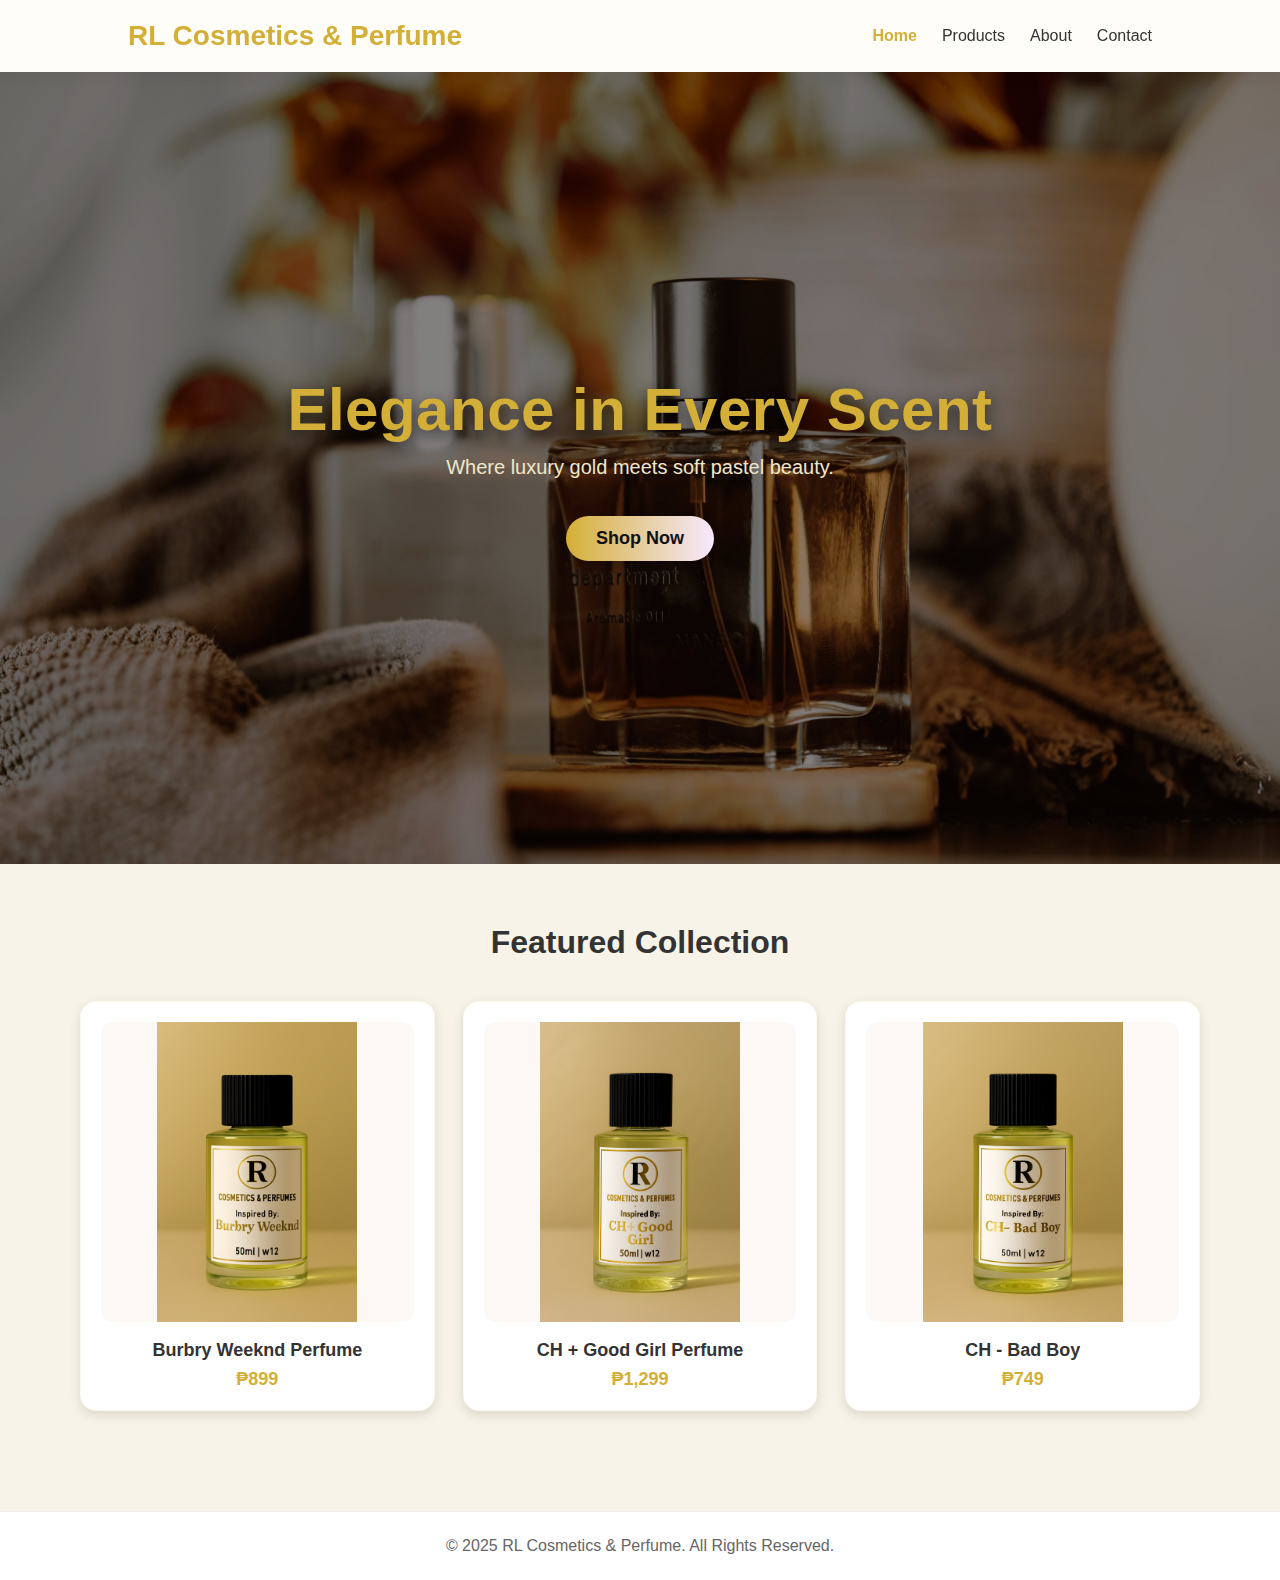
<file: index.html>
<!DOCTYPE html>
<html lang="en">
<head>
    <meta charset="UTF-8" />
    <meta name="viewport" content="width=device-width, initial-scale=1.0" />
    <title>RL Cosmetics & Perfume</title>
    <link rel="stylesheet" href="static/index.css" />
</head>
<body>

    <header>
        <div class="logo">RL Cosmetics & Perfume</div>

        <!-- Hamburger menu icon -->
        <div class="menu-toggle" id="menu-toggle">
            <span></span>
            <span></span>
            <span></span>
        </div>

        <nav id="nav">
            <a href="index.html" class="active">Home</a>
            <a href="templates/products.html">Products</a>
            <a href="templates/about.html">About</a>
            <a href="templates/contact.html">Contact</a>
        </nav>
    </header>

    <div class="hero">
        <div class="hero-text">
            <h1>Elegance in Every Scent</h1>
            <p>Where luxury gold meets soft pastel beauty.</p>
            <button class="cta-btn" onclick="window.location.href='templates/products.html'">
                Shop Now
            </button>
        </div>
    </div>

    <h2 class="section-title">Featured Collection</h2>

    <div class="product-grid" id="products">
        <div class="product">
            <img src="sources/images/Burbry Weeknd.png" />
            <h3>Burbry Weeknd Perfume</h3>
            <p>₱899</p>
        </div>

        <div class="product">
            <img src="sources/images/CH + Good Girl.png" />
            <h3>CH + Good Girl Perfume</h3>
            <p>₱1,299</p>
        </div>

        <div class="product">
            <img src="sources/images/CH- Bad Boy.png" />
            <h3>CH - Bad Boy</h3>
            <p>₱749</p>
        </div>
    </div>

    <footer>
        © 2025 RL Cosmetics & Perfume. All Rights Reserved.
    </footer>

  <script>
        // Toggle mobile menu
        const toggle = document.getElementById("menu-toggle");
        const nav = document.getElementById("nav");

        toggle.addEventListener("click", () => {
            nav.classList.toggle("active");
            toggle.classList.toggle("open");
    });
  </script>

</body>
</html>
</file>
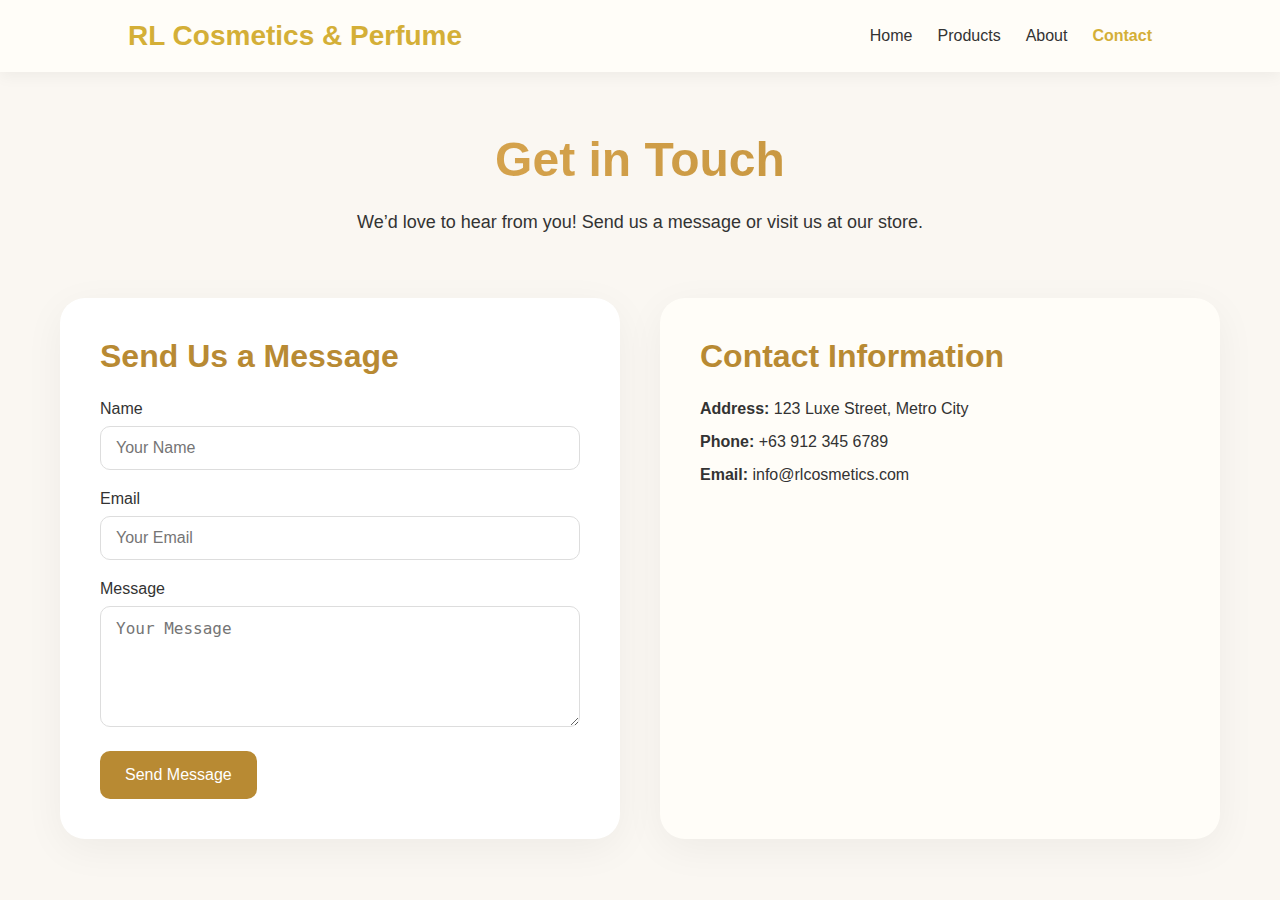
<file: templates/contact.html>
<!DOCTYPE html>
<html lang="en">
<head>
    <meta charset="UTF-8" />
    <meta name="viewport" content="width=device-width, initial-scale=1.0" />
    <title>Contact Us</title>
    <link rel="stylesheet" href="../static/contact.css" />
</head>
<body>

    <!-- Header / Navigation -->
    <header>
        <div class="logo">RL Cosmetics & Perfume</div>

        <!-- Hamburger menu -->
        <div class="menu-toggle" id="menu-toggle">
            <span></span>
            <span></span>
            <span></span>
        </div>

        <nav id="nav">
            <a href="../index.html">Home</a>
            <a href="products.html">Products</a>
            <a href="about.html">About</a>
            <a href="contact.html" class="active">Contact</a>
        </nav>
    </header>

    <div class="contact-container">

        <!-- Hero Section -->
        <section class="contact-hero">
            <h1>Get in Touch</h1>
            <p>We’d love to hear from you! Send us a message or visit us at our store.</p>
        </section>

        <!-- Contact Form & Info -->
        <section class="contact-content">
            <div class="contact-form">
                <h2>Send Us a Message</h2>
                <form>
                    <label for="name">Name</label>
                    <input type="text" id="name" name="name" placeholder="Your Name" required>

                    <label for="email">Email</label>
                    <input type="email" id="email" name="email" placeholder="Your Email" required>

                    <label for="message">Message</label>
                    <textarea id="message" name="message" placeholder="Your Message" rows="5" required></textarea>

                    <button type="submit">Send Message</button>
                </form>
            </div>

            <div class="contact-info">
                <h2>Contact Information</h2>
                <p><strong>Address:</strong> 123 Luxe Street, Metro City</p>
                <p><strong>Phone:</strong> +63 912 345 6789</p>
                <p><strong>Email:</strong> info@rlcosmetics.com</p>
            </div>
        </section>

    </div>

    <script>
        const toggle = document.getElementById("menu-toggle");
        const nav = document.getElementById("nav");

        toggle.addEventListener("click", () => {
            nav.classList.toggle("active");
            toggle.classList.toggle("open");
        });
    </script>
</body>
</html>
</file>
<file: static/index.css>
/* ===============================
   Global Styles
================================ */
* {
    margin: 0;
    padding: 0;
    box-sizing: border-box;
    font-family: "Poppins", sans-serif;
}

html, body {
    height: 100%;
}

body {
    background: #f7f3e8;
    color: #333;
    overflow-x: hidden; /* prevents horizontal scroll */
}

/* ==============================
   Header / Navbar (System-wide)
============================== */
header {
    width: 100%;
    padding: 20px 10%;
    background: #fffdf8;
    display: flex;
    align-items: center;
    justify-content: space-between;
    box-shadow: 0 4px 15px rgba(0,0,0,0.05);
    position: sticky;
    top: 0;
    z-index: 1000;
    box-sizing: border-box;
}

header .logo {
    font-size: 28px;
    font-weight: 700;
    color: #d4af37;
}

header nav {
    display: flex;
    gap: 25px;
}

header nav a {
    text-decoration: none;
    color: #333;
    font-weight: 500;
    position: relative;
    transition: color 0.3s, transform 0.2s;
}

header nav a.active {
    color: #d4af37;
    font-weight: 700;
}

header nav a::after {
    content: "";
    position: absolute;
    left: 0;
    bottom: -4px;
    width: 0%;
    height: 2px;
    background: #d4af37;
    transition: 0.3s;
}

header nav a:hover::after {
    width: 100%;
}

header nav a:hover {
    color: #d4af37;
    transform: scale(1.05);
}

/* ==============================
   Hamburger Menu (Mobile)
=============================== */
.menu-toggle {
    display: none; /* hidden on desktop */
    flex-direction: column;
    cursor: pointer;
    gap: 5px;
    z-index: 11;
}

.menu-toggle span {
    width: 25px;
    height: 3px;
    background: #333;
    border-radius: 2px;
    transition: all 0.3s ease;
}

.menu-toggle.open span:nth-child(1) {
    transform: rotate(45deg) translate(5px, 5px);
}
.menu-toggle.open span:nth-child(2) {
    opacity: 0;
}
.menu-toggle.open span:nth-child(3) {
    transform: rotate(-45deg) translate(5px, -5px);
}

/* ==============================
   Responsive Navbar
=============================== */
@media (max-width: 768px) {
    header {
        padding: 15px 20px;
    }

    header nav {
        display: none; /* hide links initially on mobile */
        flex-direction: column;
        gap: 15px;
        background: #fffdf8;
        position: absolute;
        top: 70px;
        right: 20px;
        padding: 15px;
        border-radius: 10px;
        box-shadow: 0 5px 20px rgba(0,0,0,0.1);
    }

    header nav.active {
        display: flex;
    }

    .menu-toggle {
        display: flex; /* show hamburger on mobile */
    }

    nav a {
        margin-left: 0; /* reset margin for mobile vertical layout */
    }
}


/* ===============================
   Hero Section
================================ */
.hero {
    height: 88vh;
    min-height: 540px;
    display: flex;
    flex-direction: column;
    justify-content: center;
    align-items: center;
    text-align: center;
    padding: 0 20px;
    background: url('../sources/images/background.jpg') center/cover no-repeat;
    position: relative;
}

.hero::after {
    content: "";
    position: absolute;
    inset: 0;
    background: linear-gradient(rgba(0,0,0,0.45), rgba(0,0,0,0.45));
    pointer-events: none;
}

.hero-text {
    position: relative;
    z-index: 2;
    max-width: 1100px;
    padding: 0 24px;
}

.hero-text h1 {
    font-size: clamp(32px, 5.5vw, 60px);
    color: #d4af37;
    font-weight: 800;
    letter-spacing: 0.5px;
    margin-bottom: 8px;
    text-shadow: 0 5px 15px rgba(0, 0, 0, 0.6);
}

.hero-text p {
    font-size: clamp(14px, 1.6vw, 20px);
    color: #f1e7c8;
    margin-top: 4px;
    margin-bottom: 18px;
    line-height: 1.5;
}

/* CTA button */
.cta-btn {
    margin-top: 16px;
    padding: 12px 30px;
    background: linear-gradient(90deg, #d4af37, #f7e9ff);
    color: #111;
    font-size: 18px;
    font-weight: 600;
    border: none;
    border-radius: 30px;
    cursor: pointer;
    box-shadow: 0 6px 18px rgba(0,0,0,0.25);
    transition: transform 0.18s ease, box-shadow 0.18s ease;
}

.cta-btn:hover {
    transform: translateY(-4px);
    box-shadow: 0 12px 30px rgba(0,0,0,0.32);
}

/* ===============================
   Product Section
================================ */
.section-title {
    text-align: center;
    margin-top: 60px;
    font-size: 32px;
    color: #333;
}

.product-grid {
    display: grid;
    grid-template-columns: repeat(auto-fit, minmax(260px, 1fr));
    gap: 28px;
    padding: 40px 80px;
}

.product {
    background: #fff;
    padding: 20px;
    border-radius: 16px;
    box-shadow: 0 4px 12px rgba(0,0,0,0.12);
    text-align: center;
    transition: transform 0.25s ease, box-shadow 0.25s ease;
    border: 1px solid rgba(212,175,55,0.08);
}

.product:hover {
    transform: translateY(-6px);
    box-shadow: 0 12px 28px rgba(0,0,0,0.14);
}

.product img {
    width: 100%;
    height: 300px;
    object-fit: contain;
    border-radius: 12px;
    background: #fbf8f5;
}

.product h3 {
    margin-top: 14px;
    font-size: 18px;
    color: #333;
}

.product p {
    font-size: 18px;
    color: #d4af37;
    font-weight: 700;
    margin-top: 8px;
}

/* ===============================
   Footer
================================ */
footer {
    margin-top: 60px;
    padding: 25px;
    text-align: center;
    background: #fff;
    color: #666;
    border-top: 1px solid #eee;
}

/* ===============================
   Responsive Design
================================ */


@media (max-width: 768px) {
    .hero {
        height: 68vh;
        padding: 0 16px;
    }

    .hero-text h1 {
        font-size: clamp(28px, 7vw, 42px);
    }

    .product-grid {
        gap: 20px;
        padding: 20px;
    }
}

@media (max-width: 420px) {
    .hero-text p { font-size: 14px; }
    .cta-btn { padding: 10px 22px; font-size: 16px; }
}
</file>
<file: static/contact.css>
/* =============================
   Global Styles
============================= */
* {
    box-sizing: border-box;
    margin: 0;
    padding: 0;
}

body {
    font-family: "Poppins", sans-serif;
    background: #faf7f2;
    color: #333;
    overflow-x: hidden;
}

/* ==============================
   Header / Navbar (System-wide)
============================== */
header {
    width: 100%;
    padding: 20px 10%;
    background: #fffdf8;
    display: flex;
    align-items: center;
    justify-content: space-between;
    box-shadow: 0 4px 15px rgba(0,0,0,0.05);
    position: sticky;
    top: 0;
    z-index: 1000;
    box-sizing: border-box;
}

header .logo {
    font-size: 28px;
    font-weight: 700;
    color: #d4af37;
}

header nav {
    display: flex;
    gap: 25px;
}

header nav a {
    text-decoration: none;
    color: #333;
    font-weight: 500;
    position: relative;
    transition: color 0.3s, transform 0.2s;
}

header nav a.active {
    color: #d4af37;
    font-weight: 700;
}

header nav a::after {
    content: "";
    position: absolute;
    left: 0;
    bottom: -4px;
    width: 0%;
    height: 2px;
    background: #d4af37;
    transition: 0.3s;
}

header nav a:hover::after {
    width: 100%;
}

header nav a:hover {
    color: #d4af37;
    transform: scale(1.05);
}

/* ==============================
   Hamburger Menu (Mobile)
=============================== */
.menu-toggle {
    display: none; /* hidden on desktop */
    flex-direction: column;
    cursor: pointer;
    gap: 5px;
    z-index: 11;
}

.menu-toggle span {
    width: 25px;
    height: 3px;
    background: #333;
    border-radius: 2px;
    transition: all 0.3s ease;
}

.menu-toggle.open span:nth-child(1) {
    transform: rotate(45deg) translate(5px, 5px);
}
.menu-toggle.open span:nth-child(2) {
    opacity: 0;
}
.menu-toggle.open span:nth-child(3) {
    transform: rotate(-45deg) translate(5px, -5px);
}

/* ==============================
   Responsive Navbar
=============================== */
@media (max-width: 768px) {
    header {
        padding: 15px 20px;
    }

    header nav {
        display: none; /* hide links initially on mobile */
        flex-direction: column;
        gap: 15px;
        background: #fffdf8;
        position: absolute;
        top: 70px;
        right: 20px;
        padding: 15px;
        border-radius: 10px;
        box-shadow: 0 5px 20px rgba(0,0,0,0.1);
    }

    header nav.active {
        display: flex;
    }

    .menu-toggle {
        display: flex; /* show hamburger on mobile */
    }

    nav a {
        margin-left: 0; /* reset margin for mobile vertical layout */
    }
}

/* =============================
   Container
============================= */
.contact-container {
    max-width: 1200px;
    margin: 0 auto;
    padding: 60px 20px;
}

/* =============================
   Hero Section
============================= */
.contact-hero {
    text-align: center;
    margin-bottom: 60px;
}

.contact-hero h1 {
    font-size: 48px;
    font-weight: 700;
    background: linear-gradient(to right, #e6b15c, #b88a33);
    -webkit-background-clip: text;
    background-clip: text;
    -webkit-text-fill-color: transparent;
    color: transparent;
    margin-bottom: 20px;
}

.contact-hero p {
    font-size: 18px;
    line-height: 1.7;
}

/* =============================
   Contact Content
============================= */
.contact-content {
    display: flex;
    gap: 40px;
    flex-wrap: wrap;
    justify-content: space-between;
}

/* Contact Form */
.contact-form {
    flex: 1;
    min-width: 300px;
    background: white;
    padding: 40px;
    border-radius: 25px;
    box-shadow: 0 10px 40px rgba(0,0,0,0.05);
}

.contact-form h2 {
    color: #b88a33;
    font-size: 32px;
    margin-bottom: 25px;
}

.contact-form label {
    display: block;
    margin-bottom: 8px;
    font-weight: 500;
}

.contact-form input,
.contact-form textarea {
    width: 100%;
    padding: 12px 15px;
    margin-bottom: 20px;
    border: 1px solid #ddd;
    border-radius: 10px;
    font-size: 16px;
}

.contact-form button {
    background: #b88a33;
    color: white;
    border: none;
    padding: 15px 25px;
    border-radius: 10px;
    font-size: 16px;
    cursor: pointer;
    transition: background 0.3s, transform 0.2s;
}

.contact-form button:hover {
    background: #e6b15c;
    transform: scale(1.05);
}

/* Contact Info */
.contact-info {
    flex: 1;
    min-width: 250px;
    background: #fffdf8;
    padding: 40px;
    border-radius: 25px;
    box-shadow: 0 10px 40px rgba(0,0,0,0.05);
}

.contact-info h2 {
    font-size: 32px;
    margin-bottom: 25px;
    color: #b88a33;
}

.contact-info p {
    font-size: 16px;
    margin-bottom: 15px;
}

/* =============================
   Responsive
============================= */
@media (max-width: 900px) {
    .contact-content {
        flex-direction: column;
        gap: 30px;
    }
    .contact-hero h1 {
        font-size: 36px;
    }
    .contact-hero p {
        font-size: 16px;
    }
}

@media (max-width: 600px) {
    .contact-container {
        padding: 40px 15px;
    }
    .contact-form, .contact-info {
        padding: 20px;
    }
    .contact-form h2, .contact-info h2 {
        font-size: 26px;
    }
}
</file>
